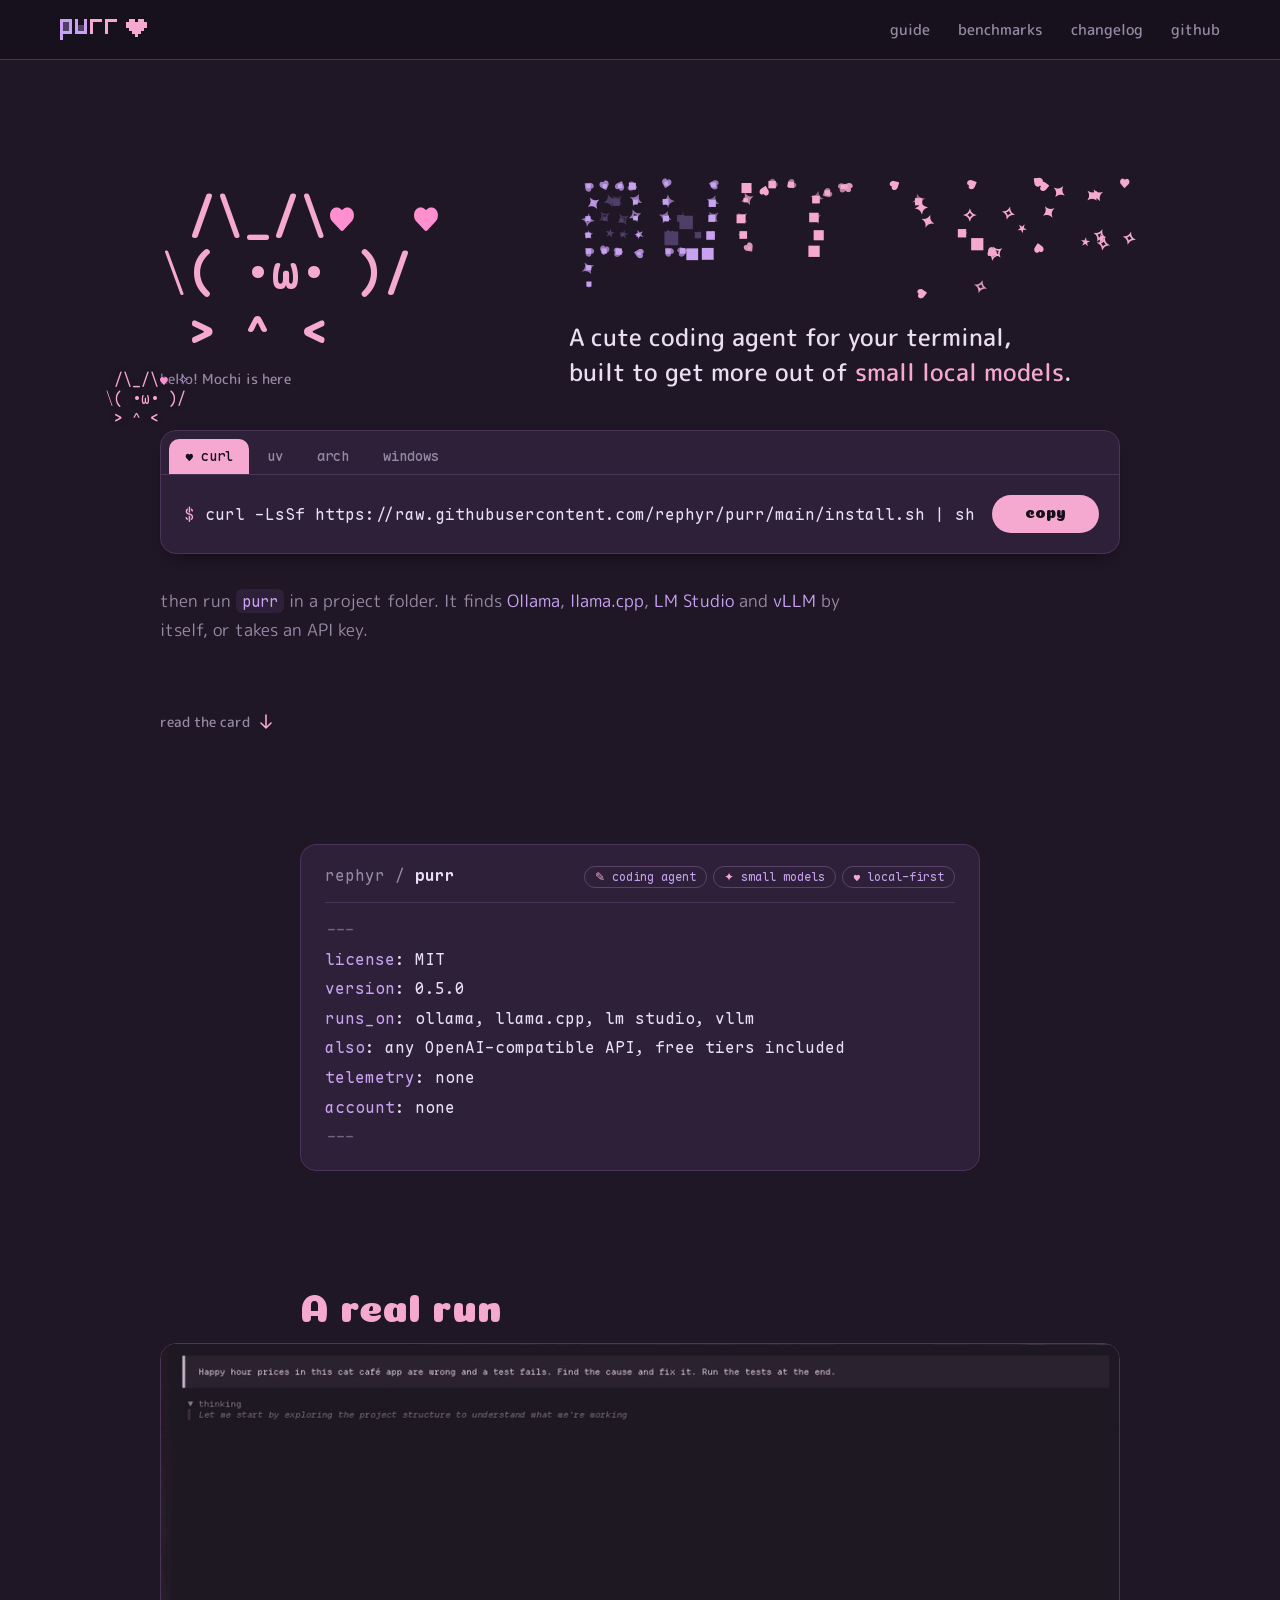
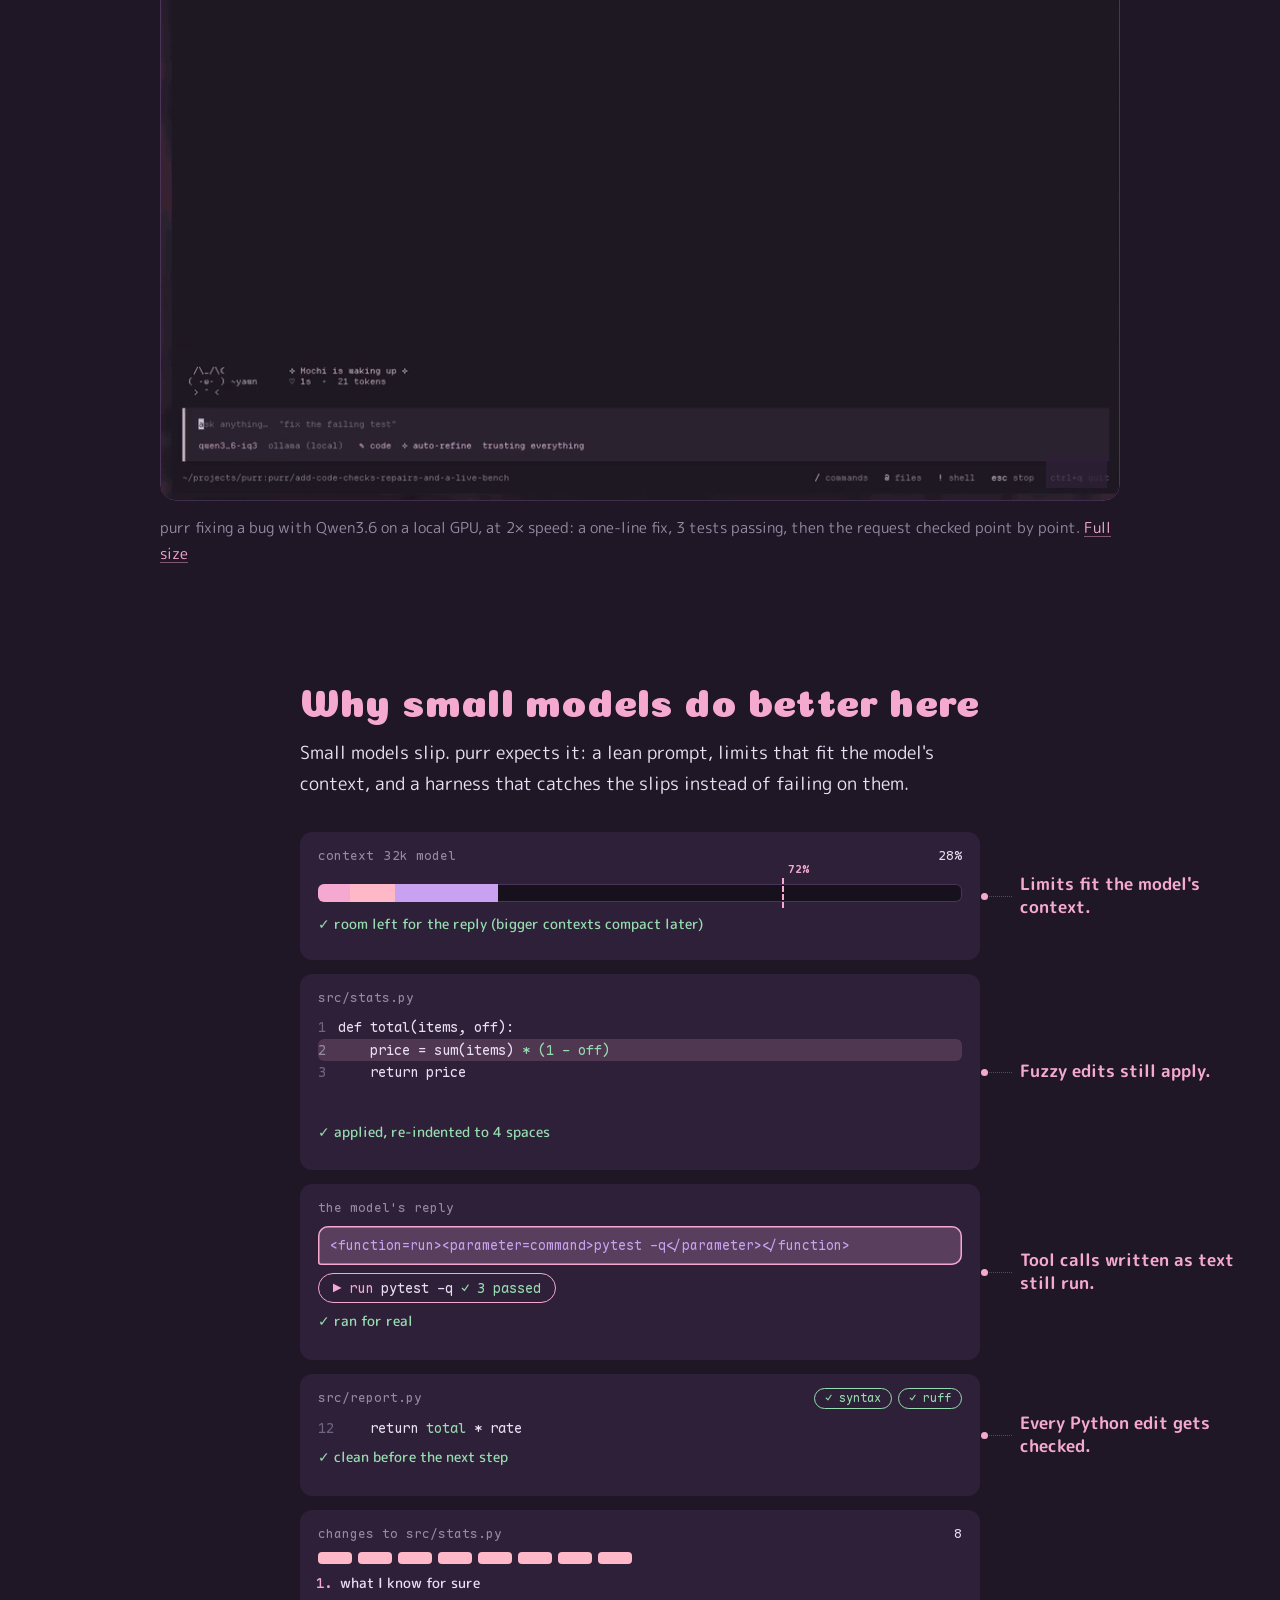
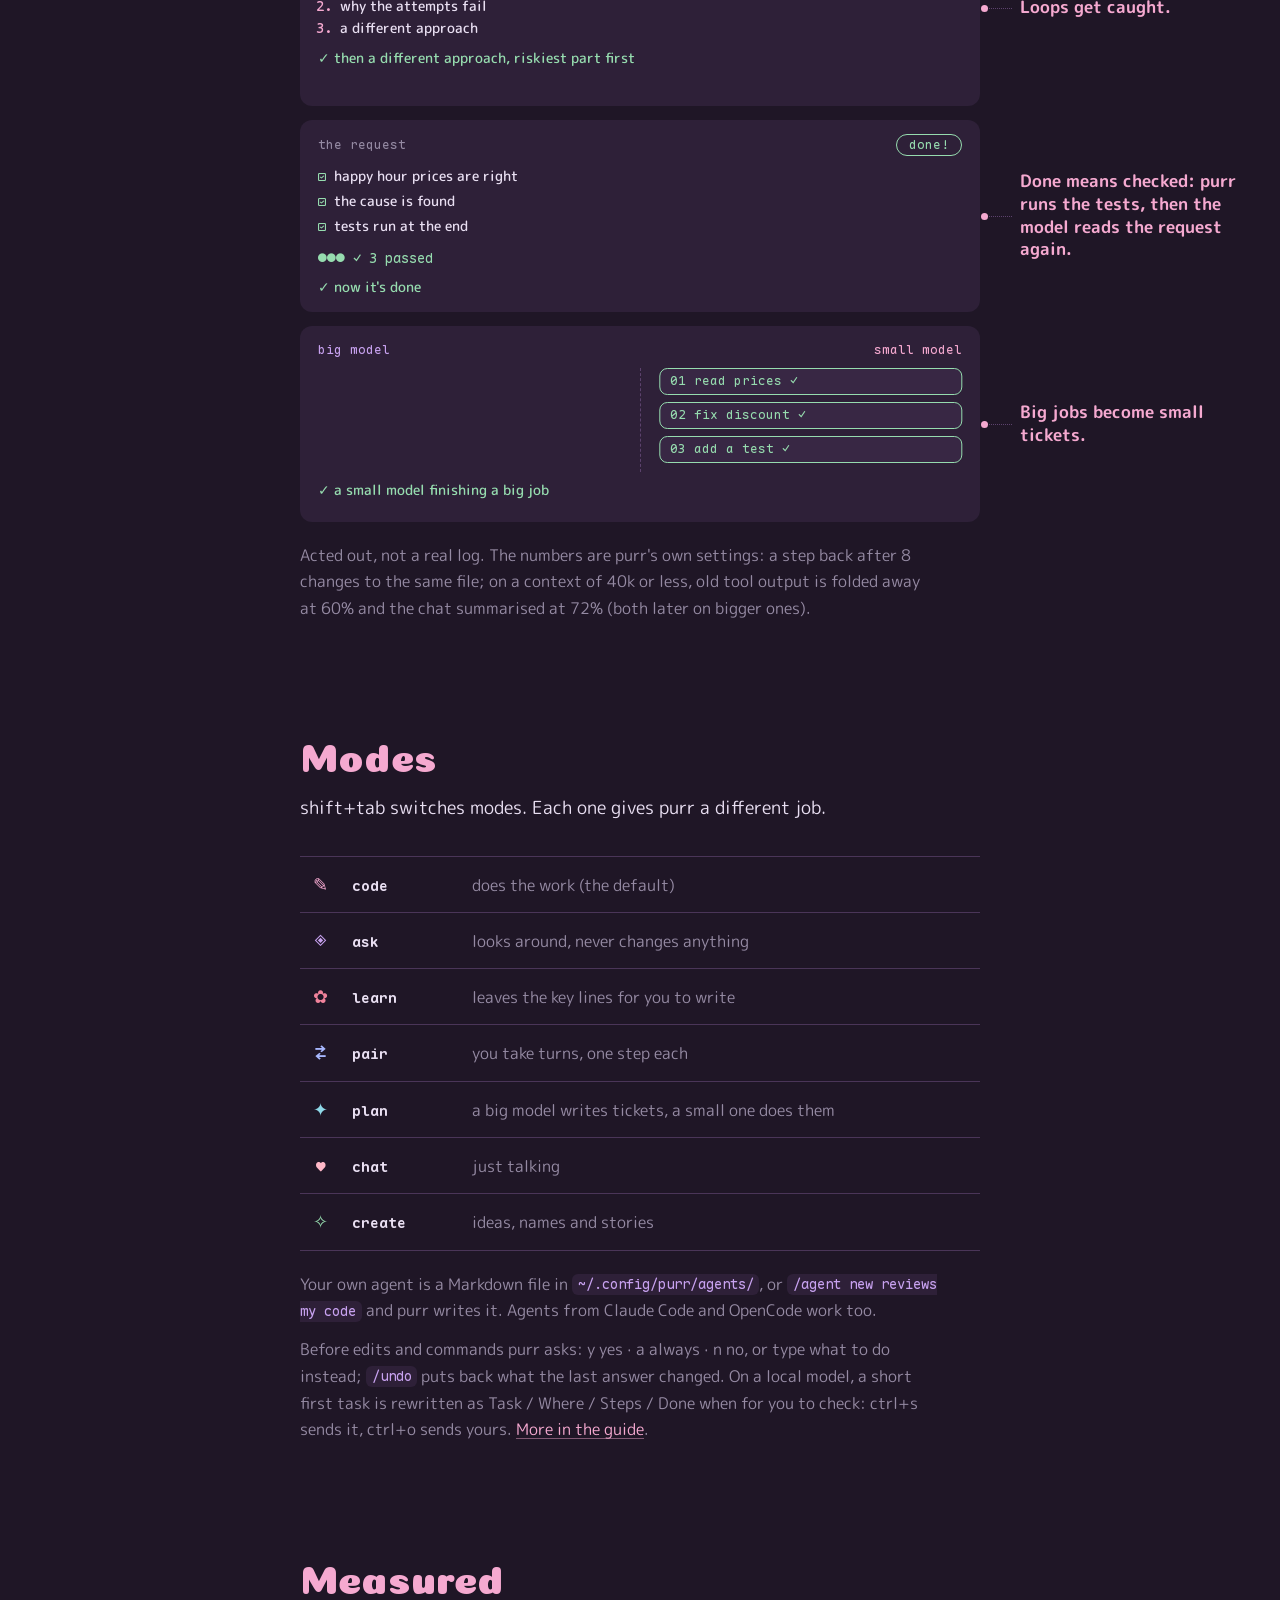
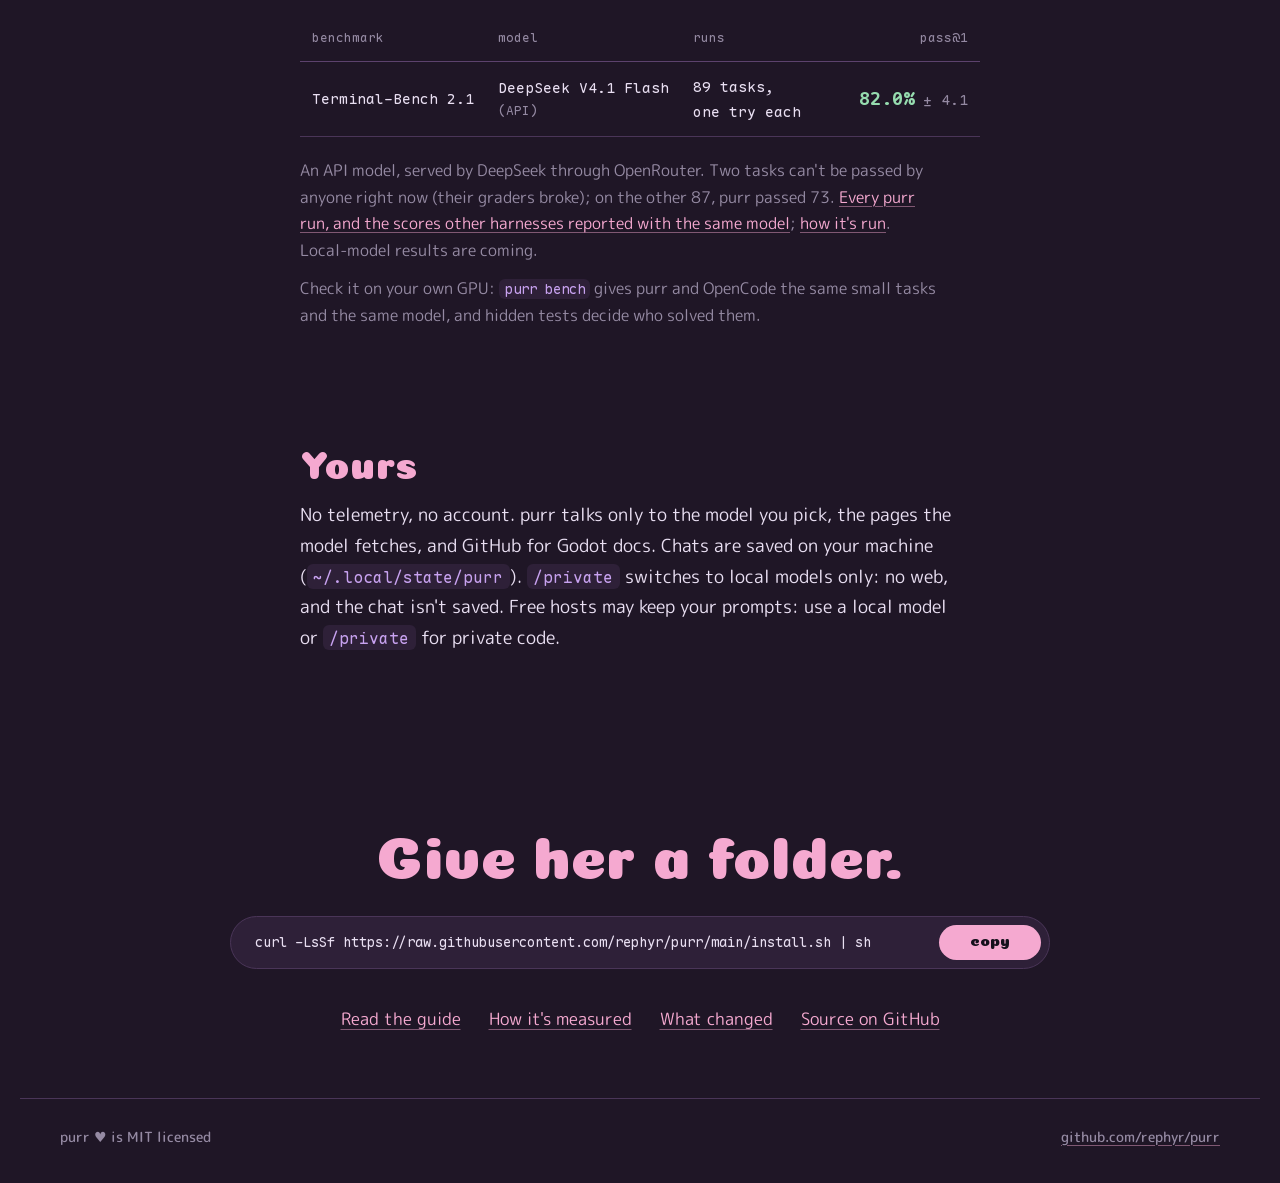
<file: index.html>
<!doctype html>
<html lang="en">
<head>
<meta charset="utf-8">
<meta name="viewport" content="width=device-width, initial-scale=1">
<title>purr ♥ a cute coding agent for small local models</title>
<meta name="description" content="A cute coding agent for your terminal, built to get more out of small local models. Works with Ollama, llama.cpp, LM Studio, vLLM and API models.">
<meta name="color-scheme" content="dark">
<meta name="theme-color" content="#120c16">
<link rel="canonical" href="https://rephyr.github.io/purr-site/">
<meta property="og:type" content="website">
<meta property="og:site_name" content="purr">
<meta property="og:url" content="https://rephyr.github.io/purr-site/">
<meta property="og:title" content="purr ♥ a cute coding agent for small local models">
<meta property="og:description" content="A cute coding agent for your terminal, built to get more out of small local models.">
<meta property="og:image" content="https://rephyr.github.io/purr-site/assets/og.png">
<meta property="og:image:width" content="1200">
<meta property="og:image:height" content="630">
<meta property="og:image:alt" content="purr's pink and lilac pixel logo beside an ASCII cat, the tagline and the curl install command, on a dark plum background.">
<meta name="twitter:card" content="summary_large_image">
<link rel="icon" href="assets/favicon.svg" type="image/svg+xml">
<link rel="preload" href="assets/fonts/maple-mono-regular.woff2" as="font" type="font/woff2" crossorigin>
<link rel="preload" href="assets/fonts/mplus-rounded-500.woff2" as="font" type="font/woff2" crossorigin>
<link rel="preload" href="assets/fonts/mplus-rounded-400.woff2" as="font" type="font/woff2" crossorigin>
<link rel="stylesheet" href="assets/site.css">
<!-- the day palette is set before the first paint, so it never flips after load -->
<script>(function () { var d = document.documentElement; d.classList.add("js"); var h = new Date().getHours(); if (h >= 6 && h < 18) d.classList.add("day"); })()</script>
<script type="module" src="assets/site.js"></script>
<link rel="modulepreload" href="assets/cat.js">
<link rel="modulepreload" href="assets/glyphs.js">
<link rel="modulepreload" href="assets/roam.js">
<link rel="modulepreload" href="assets/scenes.js">
</head>
<body>
<a class="skip" href="#card">Skip to the card</a>

<header class="bar">
  <a class="bar-mark" href="./" aria-label="purr home"><img src="assets/logo.svg" alt="purr" width="87" height="21"></a>
  <nav aria-label="Site">
    <a href="guide/">guide</a>
    <a href="benchmarks/">benchmarks</a>
    <a href="changelog/">changelog</a>
    <a href="https://github.com/rephyr/purr">github</a>
  </nav>
</header>

<main>
  <section class="hero" aria-labelledby="hero-title">
    <div class="hero-sky" aria-hidden="true"></div>
    <div class="hero-top">
      <button class="hero-cat" type="button" aria-label="Pet Mochi">
        <pre class="cat" data-cat="hero" aria-hidden="true"><span class="c-cat"> </span><span class="c-cat">/</span><span class="c-cat">\</span><span class="c-cat">_</span><span class="c-cat">/</span><span class="c-cat">\</span><span class="c-bow">♥</span><span class="c-extra"></span>
<span class="c-cat">(</span><span class="c-cat"> </span><span class="c-cat">•</span><span class="c-cat">ω</span><span class="c-cat">•</span><span class="c-cat"> </span><span class="c-cat">)</span><span class="c-extra"></span>
<span class="c-cat"> </span><span class="c-cat">&gt;</span><span class="c-cat"> </span><span class="c-cat">^</span><span class="c-cat"> </span><span class="c-cat">&lt;</span><span class="c-cat"> </span><span class="c-extra"> ~</span></pre>
        <span class="cat-label" data-cat-label="hero" aria-hidden="true"></span>
      </button>
      <div class="hero-words">
        <h1 id="hero-title"><img class="hero-logo" src="assets/logo.svg" alt="purr" width="580" height="140"></h1>
        <p class="tagline">A cute coding agent for your terminal, built to get more out of <em>small local models</em>.</p>
      </div>
    </div>

    <div class="install" data-install>
      <div class="install-tabs" role="tablist" aria-label="How to install">
        <button role="tab" id="tab-curl" aria-controls="cmd-curl" aria-selected="true">curl</button>
        <button role="tab" id="tab-uv" aria-controls="cmd-uv" aria-selected="false" tabindex="-1">uv</button>
        <button role="tab" id="tab-arch" aria-controls="cmd-arch" aria-selected="false" tabindex="-1">arch</button>
        <button role="tab" id="tab-wsl" aria-controls="cmd-wsl" aria-selected="false" tabindex="-1">windows</button>
      </div>
      <div class="install-body">
        <div role="tabpanel" id="cmd-curl" aria-labelledby="tab-curl" class="cmd" data-label="curl">
          <code><span class="prompt" aria-hidden="true">$ </span>curl -LsSf https://raw.githubusercontent.com/<wbr>rephyr/<wbr>purr/<wbr>main/<wbr>install.sh | sh</code>
        </div>
        <div role="tabpanel" id="cmd-uv" aria-labelledby="tab-uv" class="cmd" data-label="uv" hidden>
          <code><span class="prompt" aria-hidden="true">$ </span>uv tool install git+https://github.com/<wbr>rephyr/<wbr>purr</code>
        </div>
        <div role="tabpanel" id="cmd-arch" aria-labelledby="tab-arch" class="cmd" data-label="arch" hidden>
          <code><span class="prompt" aria-hidden="true">$ </span>yay -S purr-agent-git</code>
        </div>
        <div role="tabpanel" id="cmd-wsl" aria-labelledby="tab-wsl" class="cmd" data-label="windows" hidden>
          <code><span class="prompt" aria-hidden="true">&gt; </span>wsl --install</code>
          <p class="cmd-note">then the curl line inside WSL. Using Ollama on the Windows side? <a href="https://github.com/rephyr/purr#install">The README shows how WSL reaches it</a>.</p>
        </div>
        <button class="copy" type="button" data-copy aria-label="copy install command"><span class="copy-label">copy</span></button>
      </div>
    </div>

    <p class="then">then run <code>purr</code> in a project folder. It finds
      <span class="be">Ollama</span>, <span class="be">llama.cpp</span>, <span class="be">LM Studio</span> and
      <span class="be">vLLM</span> by itself, or takes an API key.</p>

    <a class="down" href="#card">
      <span>read the card</span>
      <svg viewBox="0 0 12 16" width="12" height="16" aria-hidden="true"><path d="M6 1v13M1 9l5 5 5-5" fill="none" stroke="currentColor" stroke-width="1.6" stroke-linecap="round" stroke-linejoin="round"/></svg>
    </a>
  </section>

  <article class="card" id="card" aria-label="purr's card">
    <section class="front" data-mood="watching" aria-label="At a glance">
      <p class="front-title"><span>rephyr</span> / <strong>purr</strong> <span class="front-tags"><span><i aria-hidden="true">✎</i> coding agent</span><span><i aria-hidden="true">✦</i> small models</span><span><i aria-hidden="true">♥</i> local-first</span></span></p>
      <pre class="yaml"><span class="dash">---</span>
<span class="k">license</span>: MIT
<span class="k">version</span>: 0.5.0
<span class="k">runs_on</span>: ollama, llama.cpp, lm studio, vllm
<span class="k">also</span>: any OpenAI-compatible API, free tiers included
<span class="k">telemetry</span>: none
<span class="k">account</span>: none
<span class="dash">---</span></pre>
    </section>

    <section class="block demo" data-mood="running" aria-labelledby="demo-h">
      <h2 id="demo-h">A real run</h2>
      <figure>
        <div class="screen">
          <!-- preload="none" fetches nothing; site.js loads the sources when the video comes near.
               The H.264 src is there for when scripts are off. -->
          <video poster="assets/demo-poster.jpg" width="986" height="778" muted loop playsinline preload="none"
                 aria-label="purr in the terminal fixing a bug with Qwen3.6">
            <source data-src="assets/demo.av1.mp4" type="video/mp4; codecs=av01.0.05M.08">
            <source src="assets/demo.mp4" data-src="assets/demo.mp4" type="video/mp4">
          </video>
        </div>
        <figcaption>purr fixing a bug with Qwen3.6 on a local GPU, at 2× speed: a one-line fix, 3 tests
          passing, then the request checked point by point. <a href="assets/demo.mp4">Full size</a></figcaption>
      </figure>
    </section>

    <section class="block repairs" data-mood="building" aria-labelledby="rep-h">
      <h2 id="rep-h">Why small models do better here</h2>
      <p class="lede">Small models slip. purr expects it: a lean prompt, limits that fit the model's context,
        and a harness that catches the slips instead of failing on them.</p>

      <ol class="log" aria-label="What purr does when a small model slips">
        <li data-scene="context">
          <div class="lines">
            <div class="ln">32k context <span class="t-dim">72% full</span></div>
            <div class="ln"><span class="t-ok">✓</span> the older chat becomes a short summary</div>
          </div>
          <p class="pin">Limits fit the model's context.</p>
        </li>
        <li data-scene="fuzzy">
          <div class="lines">
            <div class="ln"><span class="t-tool">edit_file</span> src/stats.py <span class="t-dim">indented 6 spaces, the file uses 4</span></div>
            <div class="ln"><span class="t-ok">✓</span> matched ignoring indent, re-indented</div>
          </div>
          <p class="pin">Fuzzy edits still apply.</p>
        </li>
        <li data-scene="text">
          <div class="lines">
            <div class="ln"><span class="t-dim">writes</span> &lt;function=run&gt;&lt;parameter=command&gt;pytest -q… <span class="t-dim">as plain text</span></div>
            <div class="ln"><span class="t-ok">✓</span> ran it as a tool call</div>
          </div>
          <p class="pin">Tool calls written as text still run.</p>
        </li>
        <li data-scene="checks">
          <div class="lines">
            <div class="ln"><span class="t-tool">edit_file</span> src/report.py <span class="t-warn">✗ ruff F821 undefined name</span></div>
            <div class="ln"><span class="t-ok">✓</span> syntax <span class="t-ok">✓</span> ruff, after the model's fix</div>
          </div>
          <p class="pin">Every Python edit gets checked.</p>
        </li>
        <li data-scene="loop">
          <div class="lines">
            <div class="ln"><span class="t-tool">edit_file</span> src/stats.py <span class="t-dim">the 8th change, still failing</span></div>
            <div class="ln"><span class="t-warn">↺</span> a step back: what's known, why it fails, a new approach</div>
          </div>
          <p class="pin">Loops get caught.</p>
        </li>
        <li data-scene="done">
          <div class="lines">
            <div class="ln"><span class="t-dim">wants to say</span> "done"</div>
            <div class="ln"><span class="t-dim">purr runs</span> the tests <span class="t-ok">✓ 3 passed</span>, <span class="t-tool">reads</span> the request again</div>
          </div>
          <p class="pin">Done means checked: purr runs the tests, then the model reads the request again.</p>
        </li>
        <li data-scene="plan">
          <div class="lines">
            <div class="ln"><span class="t-tool">plan mode</span> a big model writes three tickets</div>
            <div class="ln"><span class="t-ok">✓</span> a small model does them one by one</div>
          </div>
          <p class="pin">Big jobs become small tickets.</p>
        </li>
      </ol>
      <p class="aside">Acted out, not a real log. The numbers are purr's own settings: a step back after 8
        changes to the same file; on a context of 40k or less, old tool output is folded away at 60% and the
        chat summarised at 72% (both later on bigger ones).</p>
    </section>

    <section class="block modes" data-mood="mode_code" aria-labelledby="modes-h">
      <h2 id="modes-h">Modes</h2>
      <p class="lede">shift+tab switches modes. Each one gives purr a different job.</p>
      <table class="modes-table">
        <tbody>
          <tr data-mode="code"><td class="g">✎</td><th scope="row">code</th><td>does the work (the default)</td></tr>
          <tr data-mode="ask"><td class="g">◈</td><th scope="row">ask</th><td>looks around, never changes anything</td></tr>
          <tr data-mode="learn"><td class="g">✿</td><th scope="row">learn</th><td>leaves the key lines for you to write</td></tr>
          <tr data-mode="pair"><td class="g">⇄</td><th scope="row">pair</th><td>you take turns, one step each</td></tr>
          <tr data-mode="plan"><td class="g">✦</td><th scope="row">plan</th><td>a big model writes tickets, a small one does them</td></tr>
          <tr data-mode="chat"><td class="g">♥</td><th scope="row">chat</th><td>just talking</td></tr>
          <tr data-mode="create"><td class="g">✧</td><th scope="row">create</th><td>ideas, names and stories</td></tr>
        </tbody>
      </table>
      <p class="aside">Your own agent is a Markdown file in <code>~/.config/purr/agents/</code>, or
        <code>/agent new reviews my code</code> and purr writes it. Agents from Claude Code and OpenCode work too.</p>
      <p class="aside">Before edits and commands purr asks: y yes · a always · n no, or type what to do instead;
        <code>/undo</code> puts back what the last answer changed. On a local model, a short first task is
        rewritten as Task / Where / Steps / Done when for you to check: ctrl+s sends it, ctrl+o sends yours.
        <a href="guide/#modes-refining-and-pull-requests">More in the guide</a>.</p>
    </section>

    <section class="block evals" data-mood="proud" aria-labelledby="eval-h">
      <h2 id="eval-h">Measured</h2>
      <table class="eval-table">
        <thead><tr><th scope="col">benchmark</th><th scope="col">model</th><th scope="col">runs</th><th scope="col" class="num">pass@1</th></tr></thead>
        <tbody>
          <tr><td>Terminal-Bench 2.1</td><td>DeepSeek V4.1 Flash <span class="pm">(API)</span></td><td>89 tasks, one try each</td><td class="num"><strong>82.0%</strong> <span class="pm">± 4.1</span></td></tr>
        </tbody>
      </table>
      <p class="aside">An API model, served by DeepSeek through OpenRouter. Two tasks can't be passed by anyone
        right now (their graders broke); on the other 87, purr passed 73.
        <a href="benchmarks/terminal-bench/">Every purr run, and the scores other harnesses reported with the
        same model</a>; <a href="benchmarks/">how it's run</a>. Local-model results are coming.</p>
      <p class="aside">Check it on your own GPU: <code>purr bench</code> gives purr and OpenCode the same small
        tasks and the same model, and hidden tests decide who solved them.</p>
    </section>

    <section class="block privacy" data-mood="purring" aria-labelledby="priv-h">
      <h2 id="priv-h">Yours</h2>
      <p>No telemetry, no account. purr talks only to the model you pick, the pages the model fetches, and
        GitHub for Godot docs. Chats are saved on your machine (<code>~/.local/state/purr</code>).
        <code>/private</code> switches to local models only: no web, and the chat isn't saved. Free hosts may
        keep your prompts: use a local model or <code>/private</code> for private code.</p>
    </section>
  </article>

  <section class="close" data-mood="sleeping" aria-labelledby="close-h">
    <h2 id="close-h">Give her a folder.</h2>
    <div class="close-cmd">
      <code>curl -LsSf https://raw.githubusercontent.com/<wbr>rephyr/<wbr>purr/<wbr>main/<wbr>install.sh | sh</code>
      <button class="copy" type="button" aria-label="copy curl install command" data-copy-text="curl -LsSf https://raw.githubusercontent.com/rephyr/purr/main/install.sh | sh"><span class="copy-label">copy</span></button>
    </div>
    <ul class="close-links">
      <li><a href="guide/">Read the guide</a></li>
      <li><a href="benchmarks/">How it's measured</a></li>
      <li><a href="changelog/">What changed</a></li>
      <li><a href="https://github.com/rephyr/purr">Source on GitHub</a></li>
    </ul>
  </section>
  <p class="sr-only" role="status" id="say"></p>
</main>


<footer class="foot">
  <span>purr ♥ is MIT licensed</span>
  <a href="https://github.com/rephyr/purr">github.com/rephyr/purr</a>
</footer>
</body>
</html>
</file>
<file: assets/site.css>
/* purr's site. Colours are purr's own (tui/themes.py): bubblegum-night at night, cotton-candy by day,
   pink and lilac as the only inks, mint only for passing things. Dark always. */

@font-face { font-family: "Maple Mono"; src: url("fonts/maple-mono-regular.woff2") format("woff2"); font-weight: 400; font-display: swap; }
@font-face { font-family: "Maple Mono"; src: url("fonts/maple-mono-medium.woff2") format("woff2"); font-weight: 500; font-display: swap; }
@font-face { font-family: "Maple Mono"; src: url("fonts/maple-mono-bold.woff2") format("woff2"); font-weight: 700; font-display: swap; }
@font-face { font-family: "Maple Mono"; src: url("fonts/maple-mono-italic.woff2") format("woff2"); font-weight: 400; font-style: italic; font-display: swap; }
@font-face { font-family: "Coiny"; src: url("fonts/coiny.woff2") format("woff2"); font-display: swap; }
@font-face { font-family: "M PLUS Rounded 1c"; src: url("fonts/mplus-rounded-400.woff2") format("woff2"); font-weight: 400; font-display: swap; }
@font-face { font-family: "M PLUS Rounded 1c"; src: url("fonts/mplus-rounded-500.woff2") format("woff2"); font-weight: 500; font-display: swap; }
@font-face { font-family: "M PLUS Rounded 1c"; src: url("fonts/mplus-rounded-700.woff2") format("woff2"); font-weight: 700; font-display: swap; }

:root {
  color-scheme: dark;
  /* bubblegum-night */
  --bg: #120c16;
  --panel: #22152b;
  --panel-hi: #2c1b36;
  --deep: #0b070e;
  --line: #3c2346;
  --line-hi: #4c2d59;
  --hover: #3b2149;
  --scroll: #7c4092;

  --pink: #f5a9d0;
  --lilac: #c8a2f0;
  --hot: #ff8fcf;
  --moon: #d9c8ff;
  --mint: #96dcaf;
  --peach: #ffb8c8;
  --text: #e9dff2;
  --dim: #958aa3;
  --faint: #6f6580;
  --ink: #15101c;

  --mono: "Maple Mono", ui-monospace, "Cascadia Code", monospace;
  --round: "M PLUS Rounded 1c", "Nunito", ui-rounded, system-ui, sans-serif;
  --cute: "Coiny", "M PLUS Rounded 1c", ui-rounded, sans-serif;

  --ease: cubic-bezier(0.16, 1, 0.3, 1);
  --gutter: clamp(16px, 4vw, 40px);
  --bar-h: 60px;
}

/* by day purr wears cotton-candy: a little lighter, still dark */
:root.day {
  --bg: #1f1626;
  --panel: #2e2038;
  --panel-hi: #382744;
  --deep: #17101d;
  --line: #4a3558;
  --line-hi: #5c426d;
  --hover: #46315a;
  --scroll: #8a62a8;
}

*, *::before, *::after { box-sizing: border-box; }

html {
  background: var(--bg);
  scroll-behavior: smooth;
  scroll-padding-top: calc(var(--bar-h) + 16px);
  scrollbar-color: var(--scroll) var(--deep);
  -webkit-text-size-adjust: 100%;
}

body {
  margin: 0;
  background: var(--bg);
  color: var(--text);
  font: 400 1.0625rem/1.7 var(--round);
  overflow-x: clip;
  caret-color: var(--pink);
}

::selection { background: var(--pink); color: var(--ink); }
::-webkit-scrollbar { width: 12px; height: 10px; }
::-webkit-scrollbar-track { background: var(--deep); }
::-webkit-scrollbar-thumb { background: var(--scroll); border-radius: 8px; border: 3px solid var(--deep); }

:focus-visible { outline: 2px solid var(--pink); outline-offset: 3px; border-radius: 6px; }

a { color: var(--pink); text-decoration-thickness: 1px; text-underline-offset: 0.22em; text-decoration-color: color-mix(in srgb, var(--pink) 45%, transparent); }
a:hover { text-decoration-color: var(--pink); }

code { font-family: var(--mono); font-size: 0.9em; color: var(--lilac); }
p code, li code, td code { background: var(--panel); padding: 0.1em 0.4em; border-radius: 6px; }

img, video { display: block; max-width: 100%; }

.skip { position: absolute; left: -999px; top: 8px; background: var(--pink); color: var(--ink); padding: 8px 14px; border-radius: 8px; z-index: 30; }
.skip:focus { left: 8px; }

/* ---------- top bar ---------- */

.bar {
  position: sticky; top: 0; z-index: 15;
  display: flex; align-items: center; justify-content: space-between; gap: 16px;
  height: var(--bar-h);
  padding: 0 max(var(--gutter), (100% - 1240px) / 2 + var(--gutter));
  background: var(--deep);
  border-bottom: 1px solid var(--line);
  transition: box-shadow 0.3s var(--ease);
}
.bar.stuck { box-shadow: 0 8px 16px -12px rgba(0, 0, 0, 0.9); }
.bar-mark img { height: 21px; width: auto; }
.bar nav { display: flex; gap: clamp(14px, 2.4vw, 28px); font: 500 0.9375rem var(--round); }
.bar nav a { color: var(--dim); text-decoration: none; padding: 4px 0; transition: color 0.2s; }
.bar nav a:hover, .bar nav a[aria-current] { color: var(--pink); }

/* ---------- hero: the cat and the install line ---------- */

.hero {
  position: relative; isolation: isolate; /* keeps the night sky above body's background */
  min-height: calc(100svh - var(--bar-h));
  max-width: 1040px; margin: 0 auto;
  padding: clamp(24px, 6vh, 72px) var(--gutter) 40px;
  display: flex; flex-direction: column; justify-content: center; gap: clamp(28px, 4.5vh, 44px);
}

.hero-top { display: flex; align-items: center; gap: clamp(20px, 3.5vw, 48px); }

.cat {
  margin: 0;
  text-align: left;
  font-family: var(--mono);
  line-height: 1.25;
  white-space: pre;
  color: var(--pink);
}
.cat .c-bow, .cat .c-heart { color: var(--hot); }
.cat .c-moon { color: var(--moon); }
.cat .c-sun { color: #ffc9a8; } /* purr's SUN (tui/cat.py) */
.cat .c-extra { color: var(--lilac); }

.hero-cat {
  flex: none;
  display: grid; justify-items: start; gap: 10px;
  background: none; border: 0; padding: 0; color: inherit; cursor: pointer;
  font-family: var(--mono);
  font-size: clamp(22px, 3.6vw, 46px);
  width: 13ch; /* her body; the bubbles and hearts can float past it */
}
.hero-cat .cat { font-size: 1em; min-height: 3.75em; width: 13ch; overflow: visible; font-weight: 700; }
.cat-label { font: 500 0.875rem var(--round); color: var(--dim); min-height: 1.4em; }
.hero-cat .cat-label { font-size: 14px; white-space: nowrap; }
.hero-cat, .doc-cat { text-align: left; }

.hero-words { min-width: 0; }
.hero h1 { margin: 0; line-height: 0; }
.hero-logo { width: clamp(200px, 36vw, 460px); height: auto; }
.tagline {
  margin: clamp(16px, 2.6vh, 26px) 0 0;
  max-width: 34ch;
  font-size: clamp(1.15rem, 1.9vw, 1.5rem); line-height: 1.45; font-weight: 500;
  text-wrap: balance;
}
.tagline em { font-style: normal; color: var(--pink); }

/* the install panel: the page's one primary action */
.install {
  background: var(--panel);
  border: 1px solid var(--line);
  border-radius: 16px;
  box-shadow: 0 8px 16px -10px rgba(0, 0, 0, 0.7);
  overflow: hidden;
  transition: box-shadow 0.4s var(--ease);
}
/* the poured glyphs land: a thin pink ring, no glow */
.install.landed { box-shadow: 0 0 0 1.5px var(--pink), 0 8px 16px -10px rgba(0, 0, 0, 0.7); }
.install-tabs { display: flex; gap: 2px; padding: 8px 8px 0; border-bottom: 1px solid var(--line); }
.install-tabs button {
  font: 500 0.875rem/1 var(--mono); color: var(--dim);
  background: none; border: 0; border-radius: 10px 10px 0 0;
  padding: 10px 16px 11px; cursor: pointer;
  transition: color 0.2s, background-color 0.25s var(--ease);
}
.install-tabs button:hover { color: var(--text); background: var(--panel-hi); }
.install-tabs button[aria-selected="true"] { color: var(--ink); background: var(--pink); }
.install-tabs button[aria-selected="true"]::before { content: "♥ "; content: "♥ " / ""; }

.install-body { position: relative; display: flex; align-items: center; gap: 16px; padding: 20px 20px 20px 24px; }
.cmd { flex: 1; min-width: 0; }
.cmd code {
  display: block; overflow-x: auto; white-space: pre;
  font-size: clamp(0.9rem, 1.35vw, 1rem); color: var(--text); /* the curl line stays one line at 1280+ */
  padding: 4px 0; scrollbar-width: thin;
}
.cmd .prompt { color: var(--pink); user-select: none; }
.cmd-note { margin: 8px 0 0; font-size: 0.9rem; color: var(--dim); }

/* no JS: every command stacked under its label, nothing to click */
html:not(.js) .copy, html:not(.js) .install-tabs { display: none; }
html:not(.js) .install-body { flex-direction: column; align-items: stretch; }
html:not(.js) .cmd[hidden] { display: block; }
html:not(.js) .cmd::before { content: attr(data-label); display: block; color: var(--dim); font-size: 0.75rem; }

.copy {
  flex: none;
  font: 400 1rem/1 var(--cute); letter-spacing: 0.01em;
  color: var(--ink); background: var(--pink);
  border: 0; border-radius: 999px; padding: 7px 18px 15px; cursor: pointer; /* Coiny sits low: more room under it */
  min-width: 6.7em; text-align: center; /* "copied ♥" fits without a resize, and no wider */
  transition: transform 0.25s var(--ease), background-color 0.2s;
}
.copy:hover { background: var(--hot); transform: translateY(-1px); }
.copy:active { transform: translateY(1px) scale(0.98); }
.copy.done { background: var(--mint); }

.then { margin: -8px 0 0; color: var(--dim); max-width: 62ch; }
.then .be { color: var(--lilac); }

.down {
  align-self: flex-start;
  display: inline-flex; align-items: center; gap: 10px;
  font: 500 0.875rem var(--round); color: var(--dim); text-decoration: none;
  margin-top: clamp(4px, 3vh, 32px);
}
.down svg { color: var(--pink); animation: bob 2.4s var(--ease) infinite; }
.down:hover { color: var(--pink); }
@keyframes bob { 0%, 100% { transform: translateY(0); } 50% { transform: translateY(5px); } }

/* stars come out at night, like in purr */
.hero-sky { position: absolute; inset: 0 calc(50% - 50vw); pointer-events: none; z-index: -1; }
.hero-sky span {
  position: absolute; font-family: var(--mono); color: var(--lilac); opacity: 0.2;
  animation: twinkle 5s ease-in-out infinite;
}
@keyframes twinkle { 0%, 100% { opacity: 0.15; } 50% { opacity: 0.5; } }

/* ---------- the card ---------- */

.card {
  max-width: 760px; margin: 0 auto;
  padding: 0 var(--gutter);
}

.front {
  background: var(--panel); border: 1px solid var(--line); border-radius: 16px;
  padding: 20px 24px 18px;
}
.front-title {
  display: flex; flex-wrap: wrap; align-items: baseline; gap: 4px 10px;
  margin: 0 0 12px; padding-bottom: 14px; border-bottom: 1px solid var(--line);
  font: 1rem var(--mono); color: var(--dim);
}
.front-title strong { color: var(--text); font-weight: 700; }
.front-tags { display: flex; flex-wrap: wrap; gap: 6px; margin-left: auto; }
.front-tags i { font-style: normal; color: var(--pink); }
.front-tags span { font-size: 0.75rem; color: var(--lilac); border: 1px solid var(--line-hi); border-radius: 999px; padding: 2px 10px; }
.yaml {
  margin: 0;
  font: 400 clamp(0.875rem, 1.6vw, 1rem)/1.85 var(--mono);
  color: var(--text);
  white-space: pre-wrap;
}
.yaml .dash { color: var(--faint); }
.yaml .k { color: var(--lilac); }

.block { padding-top: clamp(80px, 12vh, 128px); }
.block h2, .close h2 {
  margin: 0 0 18px;
  font: 400 clamp(1.75rem, 3.6vw, 2.5rem)/1.15 var(--cute);
  color: var(--pink);
  letter-spacing: 0.005em;
  text-wrap: balance;
}
.lede { margin: 0 0 32px; font-size: 1.125rem; max-width: 60ch; }
.aside { margin: 20px 0 0; color: var(--dim); font-size: 0.975rem; max-width: 64ch; }
.aside + .aside { margin-top: 12px; }

/* example output */
.screen {
  position: relative;
  border-radius: 16px; overflow: hidden;
  border: 1px solid var(--line);
  background: var(--deep);
  box-shadow: 0 10px 16px -8px rgba(0, 0, 0, 0.6);
}
.screen video { width: 100%; height: auto; }
/* pause/play, small in the corner (site.js) */
.vid-toggle {
  position: absolute; right: 12px; bottom: 12px;
  min-height: 32px; padding: 0 12px;
  font: 500 0.75rem/1 var(--mono); color: var(--pink);
  background: color-mix(in srgb, var(--panel) 82%, transparent);
  border: 1px solid color-mix(in srgb, var(--pink) 40%, var(--line)); border-radius: 999px;
  cursor: pointer; transition: border-color 0.2s, background-color 0.2s;
}
.vid-toggle:hover { border-color: var(--pink); background: var(--panel); }
.vid-toggle:focus-visible { outline: 2px solid var(--pink); outline-offset: 2px; border-radius: 999px; }
.vid-missing { margin: 0; padding: 16px 20px; color: var(--dim); }
/* as wide as the install box: the card's 760px column grows to the hero's 1040px */
.demo figure { margin: 0 calc(-1 * clamp(0px, (100vw - 760px) / 2, 140px)); }
.demo figcaption { margin-top: 14px; color: var(--dim); font-size: 0.95rem; }

/* the slips, with what purr did pinned to each one */
.log { list-style: none; margin: 0; padding: 0; display: grid; gap: 14px; }
.log > li {
  position: relative;
  display: grid; grid-template-columns: minmax(0, 1fr) 15.5rem; align-items: center; column-gap: 28px;
}
.lines { grid-column: 1; background: var(--panel); border-radius: 12px; padding: 14px 18px; }
.ln {
  font: 0.9rem/1.6 var(--mono);
  color: var(--text);
  overflow-wrap: anywhere;
}
.pin {
  grid-column: 2;
  position: relative; margin: 0;
  font-weight: 700; color: var(--pink); line-height: 1.35;
}
.pin::before {
  content: ""; position: absolute; right: calc(100% + 8px); top: 50%; width: 22px;
  border-top: 1.5px dotted var(--line-hi);
}
.pin::after {
  content: ""; position: absolute; right: calc(100% + 28px); top: calc(50% - 3px);
  width: 7px; height: 7px; border-radius: 50%; background: var(--pink);
}
.t-tool { color: var(--lilac); }
.t-dim { color: var(--dim); }
.t-ok { color: var(--mint); }
.t-warn { color: var(--peach); }

/* modes: a table, like a quant table on a model card */
.modes-table, .eval-table { width: 100%; border-collapse: collapse; font-family: var(--mono); font-size: 0.925rem; }
.modes-table tr { border-top: 1px solid var(--line); cursor: default; transition: background-color 0.25s var(--ease); }
.modes-table tr:last-child { border-bottom: 1px solid var(--line); }
.modes-table td, .modes-table th { padding: 12px 12px; text-align: left; vertical-align: baseline; }
.modes-table th { font-weight: 700; width: 7.5rem; color: var(--text); }
.modes-table td:last-child { font-family: var(--round); font-size: 1rem; color: var(--dim); transition: color 0.2s; }
.modes-table .g { width: 2.5rem; font-size: 1.15rem; text-align: center; color: var(--mc); transition: transform 0.35s var(--ease); }
.modes-table tr:hover, .modes-table tr:focus-visible, .modes-table tr.on {
  background: color-mix(in srgb, var(--mc) 12%, transparent);
  outline-offset: -2px;
}
.modes-table tr:hover td:last-child, .modes-table tr.on td:last-child { color: var(--text); }
.modes-table tr:hover .g, .modes-table tr.on .g { transform: scale(1.25) rotate(-8deg); }

.eval-table th, .eval-table td { padding: 12px 12px; text-align: left; border-bottom: 1px solid var(--line); }
.eval-table thead th { font-weight: 400; color: var(--dim); font-size: 0.8125rem; border-bottom-color: var(--line-hi); }
.eval-table td:first-child { white-space: nowrap; }
.eval-table .num { text-align: right; font-variant-numeric: tabular-nums; white-space: nowrap; }
.eval-table strong { color: var(--mint); font-size: 1.15rem; font-weight: 700; }
.eval-table .pm { color: var(--dim); }
@media (min-width: 721px) {
  /* one line won't fit the 680px column: the model's "(API)" and the runs take a second line, cleanly */
  .eval-table td { white-space: nowrap; }
  .eval-table td:nth-child(2) .pm { display: block; font-size: 0.8125rem; }
  .eval-table td:nth-child(3) { white-space: normal; text-wrap: balance; }
}

.privacy p { margin: 0; font-size: 1.125rem; max-width: 60ch; }

/* ---------- the close ---------- */

.close {
  max-width: 900px; /* room for the curl line and its copy pill on one line */ margin: 0 auto;
  padding: clamp(120px, 18vh, 180px) var(--gutter) 64px;
  text-align: center;
}
.close h2 { font-size: clamp(2.25rem, 5.5vw, 3.75rem); }
.close-cmd {
  display: flex; align-items: center; gap: 12px;
  margin: 32px auto 0; max-width: 820px; text-align: left;
  background: var(--panel); border: 1px solid var(--line); border-radius: 999px;
  padding: 8px 8px 8px 24px;
}
.close-cmd code { flex: 1; min-width: 0; overflow-x: auto; white-space: pre; color: var(--text); font-size: 0.875rem; scrollbar-width: none; }
.close-cmd .copy { font-size: 0.95rem; padding: 6px 18px 13px; }
.close-links { list-style: none; padding: 0; margin: 36px 0 0; display: flex; flex-wrap: wrap; justify-content: center; gap: 10px 28px; }

.foot {
  display: flex; flex-wrap: wrap; justify-content: space-between; gap: 8px 24px;
  max-width: 1240px; margin: 0 auto; padding: 28px var(--gutter) 36px;
  border-top: 1px solid var(--line);
  font: 500 0.875rem var(--round); color: var(--dim);
}
.foot a { color: var(--dim); }

/* ---------- the live logo: its pixels on a canvas (assets/glyphs.js) ---------- */

.glyph-canvas { position: absolute; inset: 0; z-index: 0; pointer-events: none; }
.glyphs-on > :not(.glyph-canvas):not(.hero-sky) { position: relative; z-index: 1; }
.glyphs-on .hero-logo { opacity: 0; } /* still there for its alt text and its place */
html.logo-static .hero-logo { opacity: 1 !important; animation: none; } /* the glyphs couldn't run */

/* ---------- Mochi out of her box (assets/roam.js) ---------- */

.roam {
  position: fixed; left: 0; top: 0; z-index: 14; /* under the pinned bar (15) */
  pointer-events: none; visibility: hidden;
  will-change: transform;
}
.roam.here { visibility: visible; }
.roam-cat { pointer-events: auto; background: none; border: 0; padding: 0; color: inherit; cursor: pointer; font-family: var(--mono); text-align: left; }
.roam.passive .roam-cat { pointer-events: none; } /* walking: clicks go through her */
.roam .cat { font-size: 15px; width: 13ch; text-shadow: 0 1px 0 var(--bg), 0 0 6px var(--bg); }
.roam-bubble {
  position: absolute; left: 0; bottom: calc(100% + 6px);
  white-space: nowrap;
  font: 500 0.8125rem var(--round); color: var(--text);
  background: var(--panel-hi); border: 1px solid var(--line-hi); border-radius: 12px 12px 12px 4px;
  padding: 4px 10px 5px;
  max-width: calc(100vw - 16px);
  translate: var(--bx, 0px) 0; /* roam.js shifts it back onto the screen */
  opacity: 0; transform: translateY(6px);
  transition: opacity 0.3s var(--ease), transform 0.4s var(--ease);
}
.roam-bubble.flip { border-radius: 12px 12px 4px 12px; }
.roam.talking .roam-bubble { opacity: 1; transform: none; }
.roam.hush .roam-bubble { opacity: 0 !important; }

.heart {
  position: fixed; left: 0; top: 0; z-index: 21; pointer-events: none;
  font: 18px/1 var(--mono); color: var(--hot);
  will-change: transform, opacity;
}
.heart.lilac { color: var(--lilac); }

/* ---------- motion: things draw in as you scroll ---------- */

@media (prefers-reduced-motion: no-preference) {
  .js .reveal { opacity: 0; transform: translateY(28px); filter: blur(6px); transition: opacity 0.9s var(--ease), transform 1.1s var(--ease), filter 0.9s var(--ease); }
  .js .reveal.in { opacity: 1; transform: none; filter: none; }

  /* the demo opens like a window */
  .js .screen.reveal { transform: none; filter: none; clip-path: inset(8% 6% 8% 6% round 16px); transition: clip-path 1.2s var(--ease), opacity 0.6s; }
  .js .screen.reveal.in { clip-path: inset(0 0 0 0 round 16px); }

  /* the log prints line by line, the pins land after (only once site.js says it will reveal them) */
  .reveal-on .log > li .ln, .reveal-on .log > li .pin { opacity: 0; transition: opacity 0.5s var(--ease), transform 0.7s var(--ease); }
  .reveal-on .log > li .ln { transform: translateX(-10px); }
  .reveal-on .log > li .pin { transform: translateX(12px); }
  .reveal-on .log > li.in .ln, .reveal-on .log > li.in .pin { opacity: 1; transform: none; }
  .reveal-on .log > li.in .ln:nth-child(2) { transition-delay: 0.18s; }
  .reveal-on .log > li.in .pin { transition-delay: 0.45s; }

  .reveal-on .modes-table tr, .reveal-on .eval-table tbody tr { opacity: 0; transform: translateY(10px); transition: opacity 0.6s var(--ease), transform 0.8s var(--ease), background-color 0.25s var(--ease); }
  .reveal-on .modes-table.in tr, .reveal-on .eval-table.in tbody tr { opacity: 1; transform: none; }

  /* a keyboard focus never lands on something still waiting to draw in (site.js marks it .in too) */
  .js .reveal:focus-within, .reveal-on .log > li:focus-within :is(.ln, .pin),
  .reveal-on .modes-table:focus-within tr, .reveal-on .eval-table:focus-within tbody tr {
    opacity: 1; transform: none; filter: none; transition-duration: 0.2s; transition-delay: 0s;
  }
  .js .screen.reveal:focus-within { clip-path: inset(0 0 0 0 round 16px); }

  /* the logo waits for its glyphs; if they never come it shows after 2.5s anyway */
  .js .hero-logo { opacity: 0; animation: logo-back 0s linear 2.5s forwards; }
  .glyphs-on .hero-logo { opacity: 0; animation: none; }
  @keyframes logo-back { to { opacity: 1; } }

  /* each part of the hero fades a little as it slides under the bar, never while it's in view */
  @supports (animation-timeline: view()) {
    .hero-top, .hero .install, .hero .then, .hero .down {
      animation: lift-out linear both;
      animation-timeline: view(block var(--bar-h) 0px);
      animation-range: exit 40% exit 100%;
    }
    @keyframes lift-out { to { opacity: 0.35; transform: translateY(-16px); } }
  }
}

@media (min-width: 1240px) {
  .log > li { grid-template-columns: 100% 15rem; column-gap: 40px; }
  .pin::before { width: 26px; right: calc(100% + 8px); }
  .pin::after { right: calc(100% + 32px); }
}

@media (prefers-reduced-motion: reduce) {
  html { scroll-behavior: auto; }
  .down svg, .hero-sky span { animation: none; }
}

/* desktop: the card's top row peeks above the fold */
@media (min-width: 721px) and (orientation: landscape) {
  .hero { min-height: calc(100svh - var(--bar-h) - 56px); }
}
/* portrait tablets: no tall empty band above the cat */
@media (min-width: 721px) and (orientation: portrait) {
  .hero { min-height: auto; padding-top: 72px; padding-bottom: 56px; }
  .hero-cat { font-size: 28px; }
}
/* landscape phones: a slimmer bar */
@media (max-height: 500px) {
  :root { --bar-h: 48px; }
}

/* ---------- small screens ---------- */

@media (max-width: 720px) {
  body:not(.doc-page) .bar nav a[href*="changelog"] { display: none; }
  .bar nav a { padding: 13px 0; }
  .bar-mark { display: block; padding: 12px 0; }
  .hero { min-height: auto; padding-top: 32px; }
  .down { display: none; }
  .hero-top { flex-direction: column; align-items: flex-start; gap: 22px; }
  .hero-cat { font-size: 20px; }
  .hero-logo { width: min(100%, 360px); }
  .install-tabs button { padding: 10px 12px 11px; min-height: 44px; min-width: 44px; }
  .install-body { flex-direction: column; align-items: stretch; padding: 16px; }
  .copy { align-self: flex-start; }
  .install-body .copy, .close-cmd .copy { min-height: 44px; }
  .vid-toggle { min-height: 44px; padding: 0 16px; }
  .demo figcaption a { display: inline-block; padding: 12px 8px; margin: -12px -8px; } /* a thumb-sized "Full size" */
  .log > li { grid-template-columns: 1fr; }
  .pin { grid-column: 1; grid-row: auto; margin: 8px 0 6px 18px; }
  .pin::before { display: none; }
  .pin::after { right: calc(100% + 8px); }
  .modes-table td, .modes-table th { padding: 10px 6px; }
  .modes-table th { width: 4.75rem; }
  .eval-table thead { display: none; }
  .eval-table tr { display: grid; grid-template-columns: 1fr auto; padding: 10px 0; border-bottom: 1px solid var(--line); }
  .eval-table td { border: 0; padding: 2px 0; }
  .eval-table td:nth-child(2), .eval-table td:nth-child(3) { grid-column: 1; color: var(--dim); font-size: 0.85rem; }
  .eval-table td.num { grid-column: 2; grid-row: 1 / span 3; align-self: center; }
  .cmd code, .close-cmd code { white-space: pre-wrap; overflow-wrap: break-word; }
  .roam .cat { font-size: 12px; }
  .close-cmd { border-radius: 16px; flex-direction: column; align-items: stretch; padding: 14px; }
  .close-cmd .copy { align-self: flex-start; }
  .close-links a { display: inline-block; padding-block: 11px; }
  .foot { align-items: center; }
  .foot a { display: inline-block; padding-block: 11px; }
}


/* ---------- docs pages (made by build.py from purr's Markdown) ---------- */

.doc-layout {
  display: grid; grid-template-columns: 15rem minmax(0, 1fr); gap: clamp(32px, 5vw, 72px);
  max-width: 1240px; margin: 0 auto; padding: 32px var(--gutter) 96px; /* same frame as the bar */
}
.doc-side { position: sticky; top: calc(var(--bar-h) + 24px); align-self: start; max-height: calc(100vh - var(--bar-h) - 48px); overflow-y: auto; scrollbar-width: thin; padding-right: 4px; }
.doc-cat { background: none; border: 0; padding: 0; cursor: pointer; color: inherit; margin-bottom: 20px; }
.doc-cat .cat { font-size: 12px; width: 19ch; min-height: 3.75em; }
.toc summary { font: 500 0.875rem var(--round); color: var(--dim); padding: 8px 10px; cursor: pointer; list-style: none; }
.toc-now { color: var(--dim); }
.toc summary::-webkit-details-marker { display: none; }
.toc summary::after { content: " ▾"; color: var(--pink); }
.toc[open] summary::after { content: " ▴"; }
.toc ul { list-style: none; margin: 0; padding: 0; font: 500 0.875rem/1.45 var(--round); }
.toc li { margin: 0; }
.toc a { display: block; padding: 5px 10px; border-radius: 8px; color: var(--dim); text-decoration: none; transition: color 0.2s, background-color 0.2s; }
.toc .toc-h3 a { padding-left: 22px; font-size: 0.95em; }
.toc a:hover { color: var(--text); background: var(--panel); }
.toc a[aria-current] { color: var(--ink); background: var(--pink); }

.doc { min-width: 0; max-width: 74ch; }
/* the front matter: a quiet header, not a code sample */
.doc .doc-front {
  background: none; border: 0; border-radius: 0; padding: 0; margin: 0 0 20px;
  font-size: 0.8125rem; line-height: 1.7; color: var(--dim); overflow: visible;
}
.doc-front a { color: var(--text); }
.doc h1 { margin: 0 0 32px; font: 400 clamp(2.25rem, 5vw, 3.5rem)/1.1 var(--cute); color: var(--pink); text-wrap: balance; }
.doc h2 { margin: 72px 0 16px; font: 400 clamp(1.5rem, 2.6vw, 2rem)/1.2 var(--cute); color: var(--pink); }
.doc h3 { margin: 44px 0 12px; font: 700 1.2rem/1.3 var(--round); color: var(--lilac); }
.doc h4 { margin: 32px 0 8px; font: 700 1rem/1.4 var(--round); color: var(--text); }
.doc p, .doc li { max-width: 36em; }
.doc p { margin: 0 0 18px; }
.doc ul, .doc ol { margin: 0 0 20px; padding-left: 1.4em; }
.doc li { margin: 6px 0; }
.doc li::marker { color: var(--pink); }
.doc strong { color: var(--text); font-weight: 700; }
.doc pre {
  margin: 0 0 24px; padding: 16px 20px;
  background: var(--panel); border: 1px solid var(--line); border-radius: 12px;
  overflow-x: auto; font-size: 0.875rem; line-height: 1.6;
}
.doc pre code { color: var(--text); font-size: 1em; background: none; padding: 0; }
.doc .table-wrap { overflow-x: auto; margin: 0 0 28px; border: 1px solid var(--line); border-radius: 12px; }
/* more to the right: the edge fades (doc.js sets .more) */
.doc pre.more, .doc .table-wrap.more { mask-image: linear-gradient(to right, #000 calc(100% - 36px), transparent); }
.doc pre:focus-visible, .doc .table-wrap:focus-visible { outline: 2px solid var(--pink); outline-offset: 2px; border-radius: 12px; }
.doc :is(p, li, td, th) code { box-decoration-break: clone; -webkit-box-decoration-break: clone; }
.doc .pm { white-space: nowrap; }
.doc table { width: 100%; border-collapse: collapse; font-size: 0.9rem; line-height: 1.5; }
.doc th, .doc td { padding: 10px 14px; text-align: left; vertical-align: top; border-bottom: 1px solid var(--line); }
.doc tr:last-child td { border-bottom: 0; }
.doc thead th { background: var(--panel); font: 400 0.8125rem var(--mono); color: var(--dim); }
.doc td { font-variant-numeric: tabular-nums; }
.doc blockquote { margin: 0 0 20px; padding: 4px 0 4px 18px; border-left: 1px solid var(--line-hi); color: var(--dim); }
.doc hr { border: 0; border-top: 1px solid var(--line); margin: 48px 0; }

/* previous / next at the end of a page */
.doc-pager {
  display: flex; justify-content: space-between; gap: 16px 32px; flex-wrap: wrap;
  margin-top: 64px; padding-top: 20px; border-top: 1px solid var(--line);
}
.doc-pager a { display: grid; gap: 2px; padding: 6px 0; text-decoration: none; max-width: 48%; }
.doc-pager .next { margin-left: auto; text-align: right; }
.doc-pager .dir { font: 0.75rem var(--mono); color: var(--dim); }
.doc-pager .t { font-weight: 500; color: var(--pink); }
.doc-pager a:hover .t { text-decoration: underline; text-decoration-thickness: 1px; text-underline-offset: 0.22em; }

@media (min-width: 901px) {
  .doc pre { font-size: 0.8125rem; }
}

/* smaller screens: the contents become a one-line bar pinned under the top bar */
@media (max-width: 900px) {
  :root:has(.doc-page) { scroll-padding-top: calc(var(--bar-h) + 54px + 12px); } /* bar + contents bar + a gap */
  /* minmax(0, …): a long current-section name in the contents bar must never widen the page */
  .doc-layout { grid-template-columns: minmax(0, 1fr); padding-top: 8px; }
  .doc-side {
    position: sticky; top: var(--bar-h); z-index: 10;
    max-height: none; overflow: visible; padding: 8px 0; background: var(--bg); min-width: 0;
  }
  .doc-cat { display: none; }
  .toc { border: 1px solid var(--line); border-radius: 12px; padding: 0 8px; background: var(--bg); min-width: 0; }
  .toc summary { display: flex; align-items: baseline; white-space: nowrap; overflow: hidden; color: var(--text); }
  .toc summary::after { margin-left: auto; padding-left: 8px; }
  .toc-now { min-width: 0; overflow: hidden; text-overflow: ellipsis; white-space: pre; }
  .toc ul { max-height: 60vh; overflow: auto; padding-bottom: 6px; }
}
@media (max-width: 720px) {
  :root:has(.doc-page) { scroll-padding-top: calc(var(--bar-h) + 62px + 12px); } /* its summary is taller here */
  .doc { overflow-wrap: break-word; }
  .doc :not(pre) > code { overflow-wrap: anywhere; }
  .doc td:first-child code { overflow-wrap: break-word; } /* the key column keeps whole names */
  .toc a { padding-block: 10px; }
  .toc summary { padding-block: 12px; }
}
@media (max-width: 520px) {
  .doc-page .bar nav { gap: 12px; font-size: 0.8125rem; }
  .doc-page .bar nav a[href*="github.com"] { display: none; }
}
@media (min-width: 901px) {
  .toc summary { display: none; }
  /* the contents' text lines up with the cat and the bar's logo; the pills hang 10px out */
  .doc-side { margin-left: -10px; padding-left: 10px; }
  .toc ul { margin-left: -10px; }
}

/* ---------- scenes: purr acting out each repair (assets/scenes.js) ---------- */

.sr-only { position: absolute !important; width: 1px; height: 1px; overflow: hidden; clip-path: inset(50%); white-space: nowrap; }

.sc {
  grid-column: 1;
  background: var(--panel); border-radius: 12px; padding: 14px 18px 12px;
  font: 0.875rem/1.6 var(--mono); color: var(--text);
  display: grid; gap: 8px; align-content: start;
  min-width: 0;
}
.sc-context { min-height: 128px; }
.sc-fuzzy { min-height: 196px; }
.sc-text { min-height: 176px; }
.sc-checks { min-height: 122px; }
.sc-loop { min-height: 196px; }
.sc-done { min-height: 192px; }
.sc-plan { min-height: 196px; }

.sc-head { display: flex; align-items: center; gap: 10px; color: var(--dim); font-size: 0.8125rem; }
.sc-head > :last-child:not(:first-child) { margin-left: auto; }
.sc-pct, .sc-count { color: var(--text); font-variant-numeric: tabular-nums; min-width: 3ch; text-align: right; }

/* the narration: who is acting, then what */
.sc-say { font: 500 0.875rem/1.45 var(--round); min-height: 1.45em; color: var(--dim); }
.sc-say::before { font-weight: 700; margin-right: 0.45em; }
.sc-say.model { color: var(--lilac); }
.sc-say.model::before { content: "model"; }
.sc-say.big { color: var(--lilac); }
.sc-say.big::before { content: "plan"; }
.sc-say.purr { color: var(--pink); }
.sc-say.purr::before { content: "purr ♥"; }
.sc-say.warn { color: var(--peach); }
.sc-say.warn::before { content: "!"; }
.sc-say.ok { color: var(--mint); }

.sc-code { display: grid; }
.sc-ln { white-space: pre; overflow: hidden; text-overflow: ellipsis; border-radius: 6px; transition: background-color 0.4s var(--ease); }
.sc-ln .g { display: inline-block; width: 2.5ch; color: var(--faint); }
.sc-ln.tgt.hl { background: color-mix(in srgb, var(--pink) 16%, transparent); }
.sc-ln.tgt.hl .g { color: var(--dim); }
.sc-ln .new { color: var(--mint); }
.sc-old { color: var(--lilac); background: color-mix(in srgb, var(--lilac) 10%, transparent); }
.sc-old .o { display: inline-block; transition: transform 0.7s var(--ease); }

.sc-bubble {
  background: var(--panel-hi); border-radius: 10px 10px 10px 3px; padding: 8px 12px;
  color: var(--lilac); overflow-wrap: anywhere; max-height: 7em; overflow: hidden;
  transition: background-color 0.4s, box-shadow 0.4s, opacity 0.35s, max-height 0.5s var(--ease), padding 0.5s var(--ease);
}
.sc-bubble code { color: inherit; font-size: 0.95em; white-space: pre-wrap; background: none; padding: 0; border-radius: 0; } /* one plain run, not chips */
.sc-bubble.caught { background: color-mix(in srgb, var(--pink) 18%, var(--panel-hi)); box-shadow: inset 0 0 0 1.5px var(--pink); }
.sc-bubble.gone { opacity: 0; max-height: 0; padding-block: 0; }
.sc-chip {
  justify-self: start; display: inline-flex; gap: 8px; align-items: center;
  border: 1.5px solid var(--pink); border-radius: 999px; padding: 3px 14px;
  opacity: 0; transform: scale(0.85); transform-origin: left center;
  transition: opacity 0.3s, transform 0.5s var(--ease);
}
.sc-chip.on { opacity: 1; transform: none; }
.sc-chip .run { color: var(--pink); }
.okc { color: var(--mint); }

.sc-gates { display: inline-flex; gap: 6px; }
.gate { border: 1px solid var(--line-hi); border-radius: 999px; padding: 0 10px; font-size: 0.75rem; color: var(--dim); transition: color 0.25s, border-color 0.25s, background-color 0.25s; }
.gate.pass { color: var(--mint); border-color: var(--mint); }
.gate.pass::before { content: "✓ "; }
.gate.fail { color: var(--peach); border-color: var(--peach); background: color-mix(in srgb, var(--peach) 12%, transparent); }
.gate.fail::before { content: "✗ "; }
.wavy { text-decoration: wavy underline var(--peach); text-underline-offset: 4px; }
.fixed { color: var(--mint); animation: settle 0.6s var(--ease); display: inline-block; }
@keyframes settle { from { transform: translateY(-6px); opacity: 0; } }

.sc-ticks { display: flex; gap: 6px; }
.sc-ticks i { flex: 1; max-width: 34px; height: 12px; border-radius: 4px; background: var(--line); transition: background-color 0.3s, transform 0.4s var(--ease); }
.sc-ticks i.on { background: var(--lilac); transform: scaleY(1.25); }
.sc-ticks i.stop { background: var(--peach); transform: none; }
.sc-back { margin: 0; padding-left: 1.6em; color: var(--text); font: 500 0.875rem/1.6 var(--round); }
.sc-back li { opacity: 0; transform: translateX(-8px); transition: opacity 0.4s, transform 0.5s var(--ease); }
.sc-back li::marker { color: var(--pink); font-family: var(--mono); }
.sc-back.on li { opacity: 1; transform: none; }
.sc-back.on li:nth-child(2) { transition-delay: 0.35s; }
.sc-back.on li:nth-child(3) { transition-delay: 0.7s; }

.sc-stamp {
  border: 1.5px solid var(--lilac); color: var(--lilac); border-radius: 999px; padding: 0 12px; font-size: 0.8125rem;
  opacity: 0; transform: rotate(-6deg) scale(1.3); transition: opacity 0.25s, transform 0.45s var(--ease), color 0.3s, border-color 0.3s;
}
.sc-stamp.on { opacity: 1; transform: rotate(-4deg); }
.sc-stamp.held { color: var(--peach); border-color: var(--peach); text-decoration: line-through; }
.sc-stamp.ok { color: var(--mint); border-color: var(--mint); text-decoration: none; transform: none; }
.sc-points { list-style: none; margin: 0; padding: 0; font: 500 0.875rem/1.7 var(--round); color: var(--dim); }
.sc-points li::before { content: "☐"; font-family: var(--mono); margin-right: 0.6em; }
.sc-points li.on { color: var(--text); }
.sc-points li.on::before { content: "☑"; color: var(--mint); }
.sc-tests { color: var(--mint); min-height: 1.6em; letter-spacing: 0.08em; }
.sc-tests .res { letter-spacing: 0; }

.ctx-bar { position: relative; display: flex; height: 18px; border-radius: 6px; background: var(--deep); box-shadow: inset 0 0 0 1px var(--line); margin: 10px 0 4px; }
.ctx-bar .seg { height: 100%; width: 0; transition: width 0.45s var(--ease); }
.ctx-bar .seg:first-child { border-radius: 6px 0 0 6px; }
.s-prompt { background: var(--pink); }
.s-sum { background: var(--peach); }
.s-chat { background: var(--lilac); }
.ctx-mark { position: absolute; left: 72%; top: -6px; bottom: -6px; border-left: 2px dashed var(--pink); }
.ctx-mark b { position: absolute; left: 4px; top: -16px; font: 700 0.6875rem var(--mono); color: var(--pink); }
.ctx-mark.hit { animation: mark 0.5s var(--ease) 2; }
@keyframes mark { 50% { transform: scaleY(1.4); } }

.plan-row { display: flex; justify-content: space-between; font-size: 0.8125rem; }
.plan-row .big { color: var(--lilac); }
.plan-row .small { color: var(--pink); }
.plan-board { position: relative; height: 104px; }
.plan-board::after { content: ""; position: absolute; left: 50%; top: 0; bottom: 0; border-left: 1px dashed var(--line-hi); }
.tk {
  position: absolute; left: 0; top: calc(var(--i) * 34px); width: 47%;
  border: 1px solid var(--line-hi); border-radius: 8px; padding: 2px 10px;
  font-size: 0.8125rem; white-space: nowrap; overflow: hidden; text-overflow: ellipsis;
  background: var(--panel-hi); color: var(--text);
  opacity: 0; transform: translateY(6px);
  transition: opacity 0.35s, transform 0.7s var(--ease), border-color 0.3s, color 0.3s;
}
.tk.on { opacity: 1; transform: none; }
.tk.moved { transform: translateX(calc(100% / 47 * 53)); }
.tk.done { border-color: var(--mint); color: var(--mint); }
.tk.done::after { content: " ✓"; }

@media (max-width: 720px) {
  .sc-say { min-height: 2.9em; } /* room for two lines, so the scene doesn't jump */
}

/* the smallest phones: scenes a size down so nothing gets cut */
@media (max-width: 400px) {
  .sc { font-size: 0.8125rem; padding-inline: 14px; }
  .tk { font-size: 0.75rem; padding: 2px 6px; white-space: normal; line-height: 1.3; top: calc(var(--i) * 40px); }
  .plan-board { height: 122px; }
}
</file>
